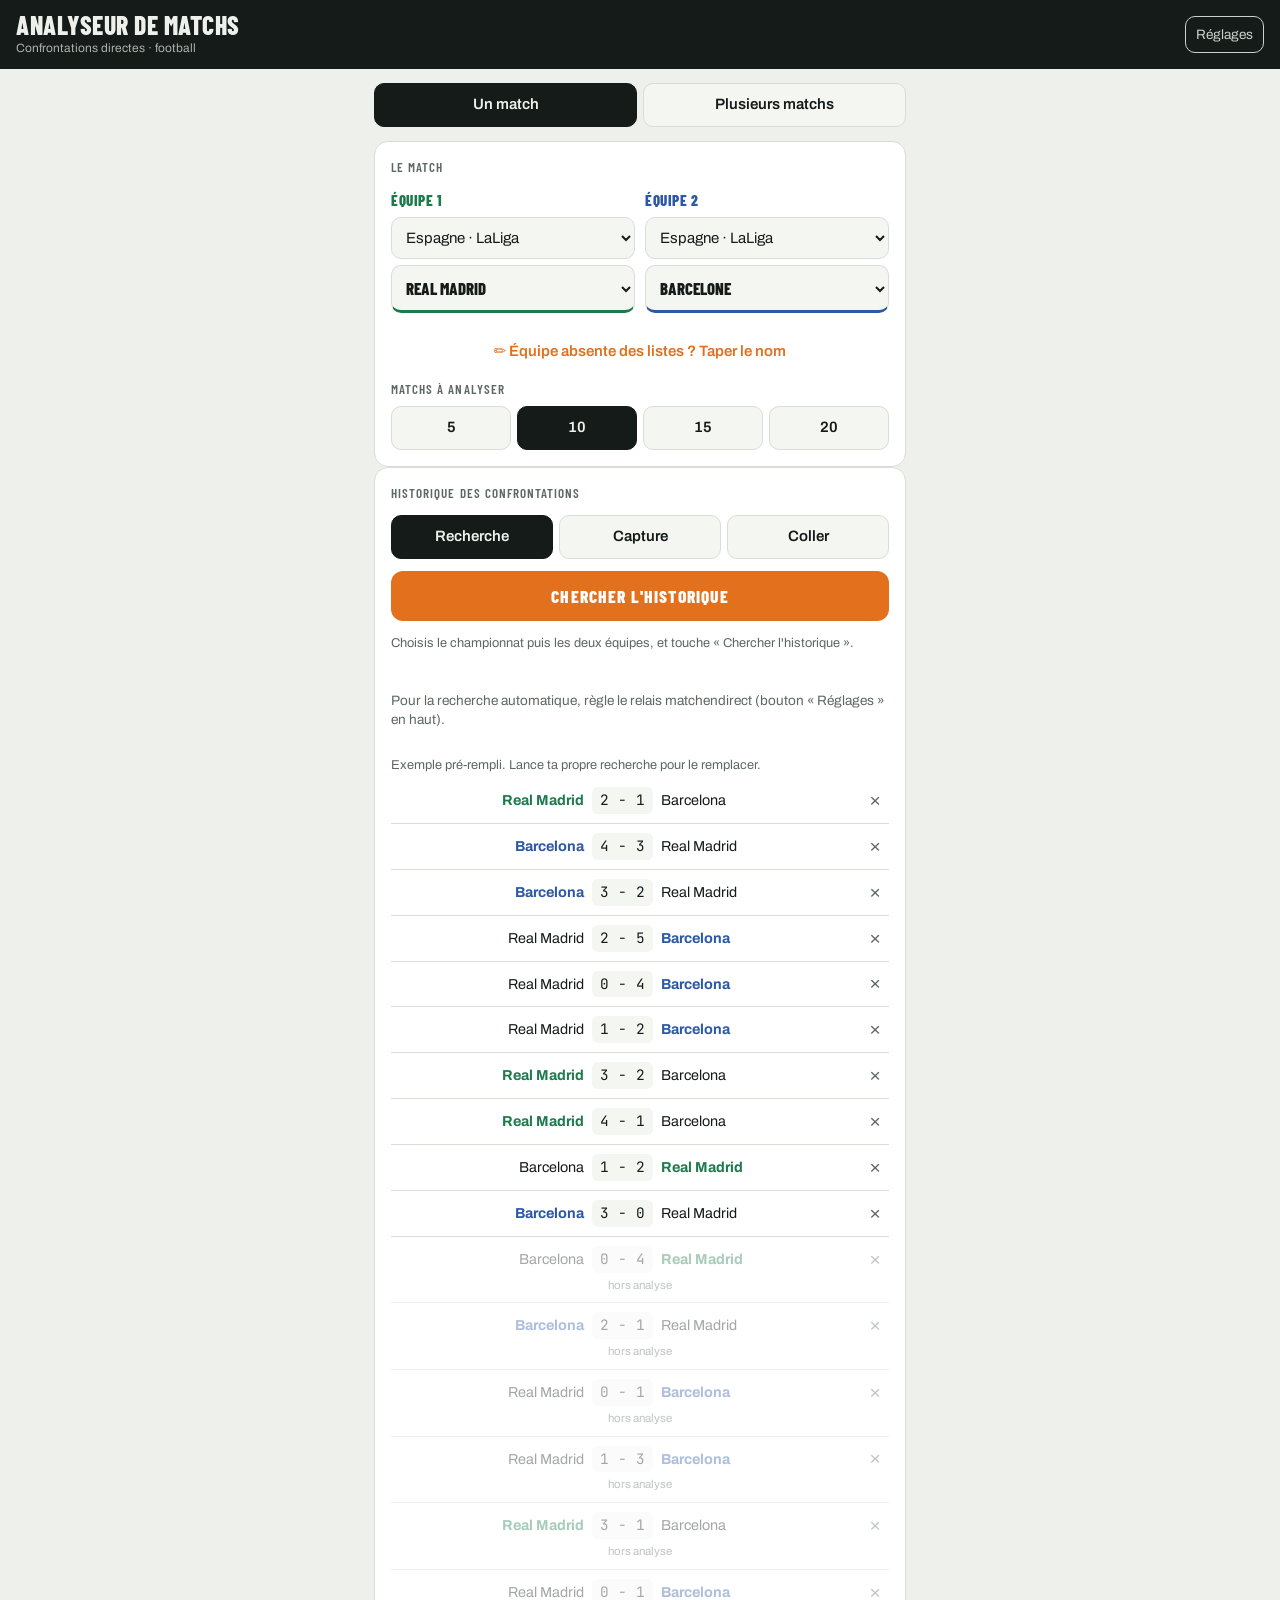
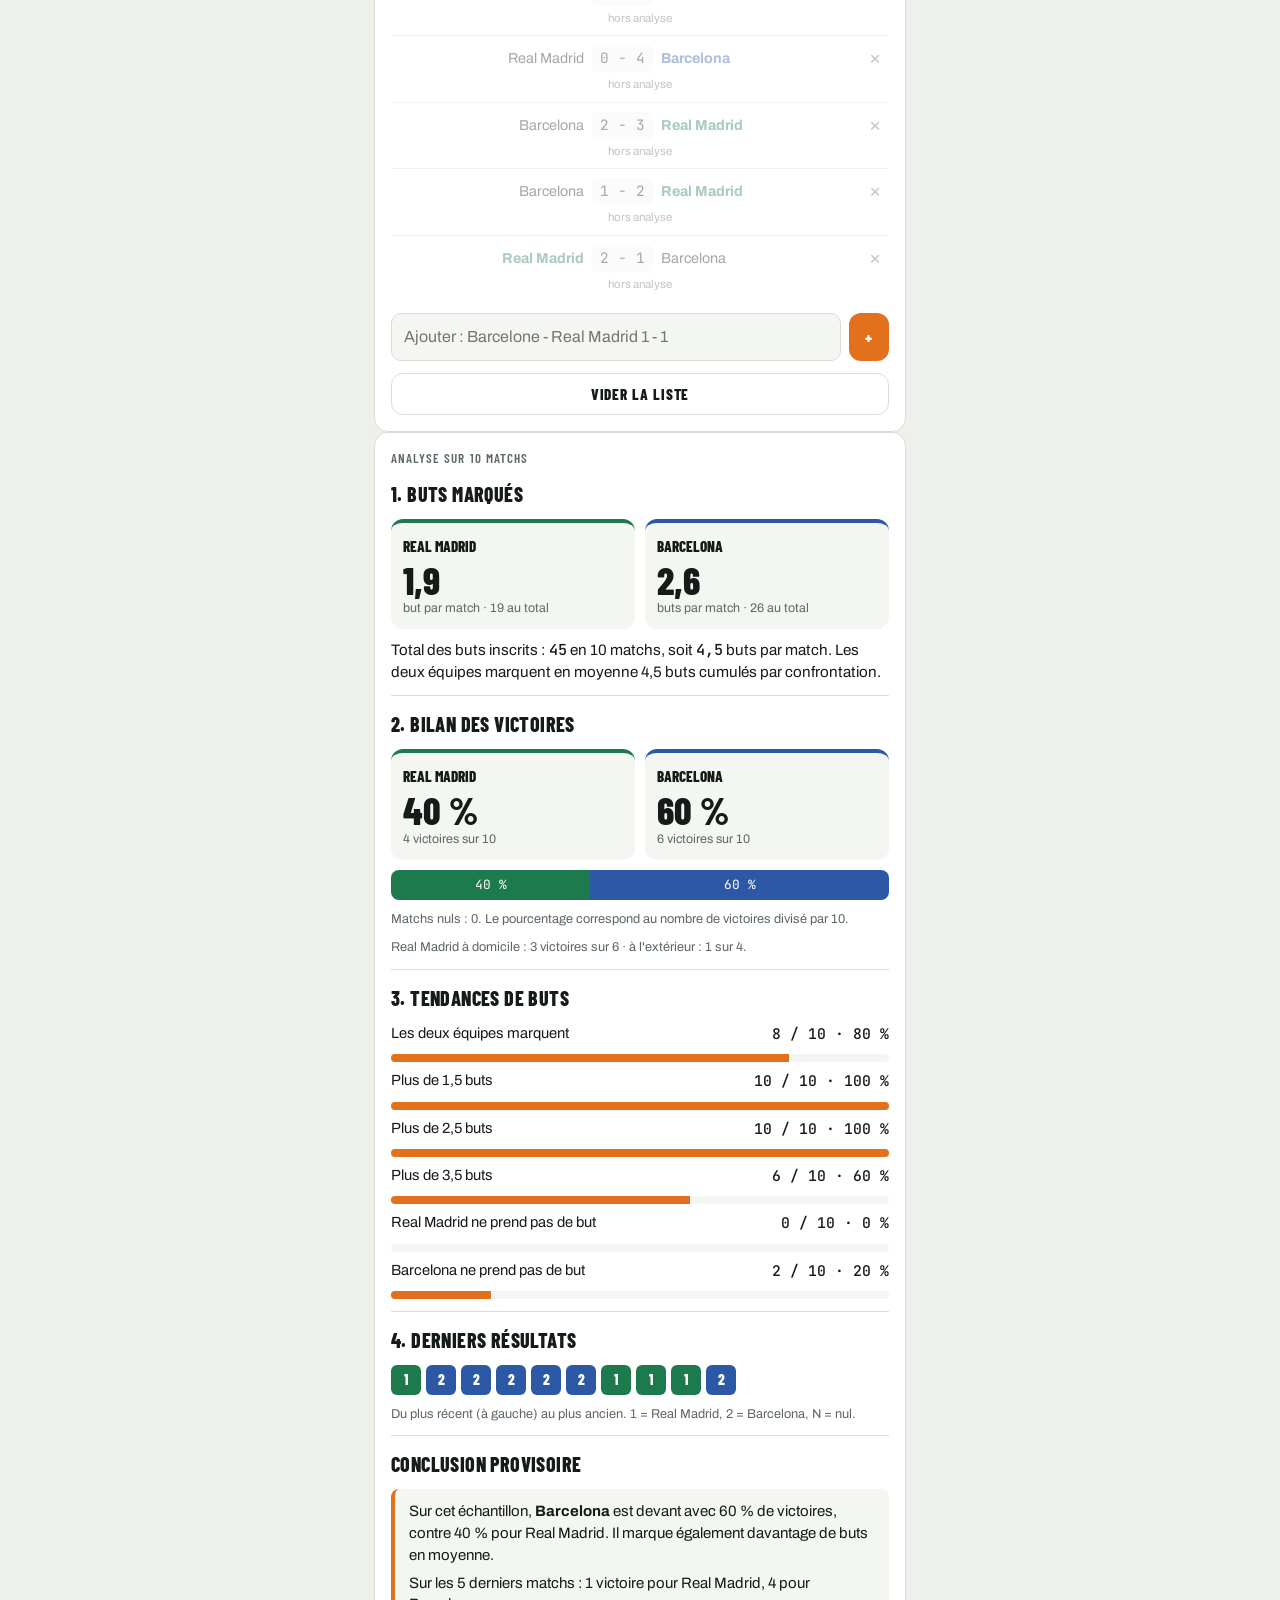
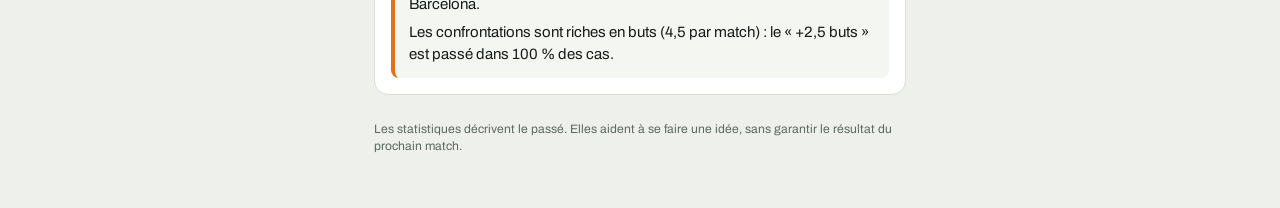
<file: index.html>
<!doctype html>
<html lang="fr">
<head>
<meta charset="utf-8">
<meta name="viewport" content="width=device-width,initial-scale=1,viewport-fit=cover">
<title>Analyseur de Matchs</title>
<meta name="theme-color" content="#101513">
<link rel="manifest" href="manifest.webmanifest">
<link rel="icon" href="icons/icon-192.png">
<link rel="apple-touch-icon" href="icons/apple-touch-icon.png">
<link rel="stylesheet" href="https://fonts.googleapis.com/css2?family=Barlow+Condensed:wght@600;800&family=Archivo:wght@400;500;600&family=JetBrains+Mono:wght@500&display=swap">
<link rel="stylesheet" href="styles.css">
</head>
<body>
<header class="appbar">
  <div><h1>Analyseur de matchs</h1><small>Confrontations directes · football</small></div>
  <button class="gear" id="openKey" type="button">Réglages</button>
</header>

<main>
  <section class="card" id="keyCard" hidden>
    <span class="tag">Réglages</span>
    <div class="keybox">
      <label>Adresse du relais matchendirect<input id="relay" autocomplete="off" spellcheck="false" inputmode="url" placeholder="https://analyseur.ton-nom.workers.dev"></label>
      <p class="hint">Avec le relais, la recherche prend tout sur matchendirect.fr, y compris les matchs les plus récents. <a href="relais/" target="_blank" rel="noopener">Comment installer le relais</a></p>
      <label>Clé API-Football (facultatif, sert si le relais n'est pas réglé)<input id="key" autocomplete="off" spellcheck="false" placeholder="Colle ta clé ici"></label>
      <div class="row2">
        <button class="btn" id="saveKey" type="button">Enregistrer</button>
        <button class="btn ghost" id="closeKey" type="button">Fermer</button>
      </div>
      <p class="hint" id="quota"></p>
    </div>
  </section>

  <div class="tabs mode" role="tablist" id="mode">
    <button type="button" role="tab" data-mode="single" aria-selected="true">Un match</button>
    <button type="button" role="tab" data-mode="multi" aria-selected="false">Plusieurs matchs</button>
  </div>

  <div id="single">
  <section class="card">
    <span class="tag">Le match</span>
    <div class="picks">
      <div class="pick-team">
        <span class="lab c1">Équipe 1</span>
        <select class="pick" id="l1" aria-label="Championnat de l'équipe 1"></select>
        <select class="pick big" id="s1" aria-label="Équipe 1"></select>
      </div>
      <div class="pick-team">
        <span class="lab c2">Équipe 2</span>
        <select class="pick" id="l2" aria-label="Championnat de l'équipe 2"></select>
        <select class="pick big" id="s2" aria-label="Équipe 2"></select>
      </div>
    </div>
    <div class="vs" id="typed" hidden>
      <label>Équipe 1<input class="team" id="t1" value="Real Madrid" autocomplete="off"></label>
      <span class="x">VS</span>
      <label>Équipe 2<input class="team" id="t2" value="Barcelona" autocomplete="off"></label>
    </div>
    <div class="row2">
      <select class="pick" id="p1" hidden aria-label="Choix de l'équipe 1"></select>
      <select class="pick" id="p2" hidden aria-label="Choix de l'équipe 2"></select>
    </div>
    <button class="link" id="toggleTyped" type="button">✏️ Équipe absente des listes ? Taper le nom</button>
    <label hidden id="compLab">Championnat ou compétition (facultatif)<input id="comp" placeholder="Ex. : La Liga, Ligue 1, Champions League" autocomplete="off"></label>
    <div>
      <span class="tag">Matchs à analyser</span>
      <div class="seg" id="seg" style="margin-top:6px">
        <button type="button" data-n="5">5</button><button type="button" data-n="10" aria-pressed="true">10</button>
        <button type="button" data-n="15">15</button><button type="button" data-n="20">20</button>
      </div>
    </div>
  </section>

  <section class="card">
    <span class="tag">Historique des confrontations</span>
    <div class="tabs" role="tablist">
      <button type="button" role="tab" data-tab="auto" aria-selected="true">Recherche</button>
      <button type="button" role="tab" data-tab="photo">Capture</button>
      <button type="button" role="tab" data-tab="paste">Coller</button>
    </div>

    <div data-panel="auto">
      <button class="btn" id="search">Chercher l'historique</button>
      <p class="hint" id="searchHint">Choisis le championnat puis les deux équipes, et touche « Chercher l'historique ».</p>
    </div>
    <div data-panel="photo" hidden>
      <label class="drop" for="shot">Touche ici pour choisir une capture d'écran des résultats (matchendirect, Flashscore…)<input type="file" id="shot" accept="image/*"></label>
      <p class="hint">Le téléphone lit les scores sur l'image. Vérifie la liste ensuite : la lecture peut se tromper sur un chiffre.</p>
    </div>
    <div data-panel="paste" hidden>
      <button class="btn ghost" id="findSite" type="button">1. Trouver la page sur matchendirect</button>
      <p class="hint">Ouvre la page « statistique » des deux équipes. Dans le menu ⋮ de Chrome, choisis « Sélectionner tout » (ou appui long sur le texte puis « Tout sélectionner »), puis « Copier ».</p>
      <textarea id="paste" placeholder="2. Colle ici la page copiée, ou une ligne par match :&#10;Real Madrid - Barcelone 2 - 1&#10;Barcelone - Real Madrid 4 - 3"></textarea>
      <div class="row2">
        <button class="btn" id="parse" type="button">Remplacer la liste</button>
        <button class="btn ghost" id="merge" type="button">Ajouter à la liste</button>
      </div>
      <p class="hint">Les matchs à venir (sans score) et le reste de la page sont ignorés. Les matchs sont triés par date.</p>
    </div>
    <p class="status" id="status" aria-live="polite"></p>

    <div class="matches" id="list"></div>
    <div class="addrow">
      <input id="one" placeholder="Ajouter : Barcelone - Real Madrid 1 - 1" autocomplete="off">
      <button class="btn" id="addOne" type="button" aria-label="Ajouter le match">+</button>
    </div>
    <button class="btn ghost" id="clear" type="button">Vider la liste</button>
  </section>

  <section class="card" id="out"></section>
  </div>

  <div id="multi" hidden>
  <section class="card">
    <span class="tag">Tes matchs</span>
    <div class="picks">
      <div class="pick-team">
        <span class="lab c1">Équipe 1</span>
        <select class="pick" id="bl1" aria-label="Championnat de l'équipe 1"></select>
        <select class="pick big" id="bs1" aria-label="Équipe 1"></select>
      </div>
      <div class="pick-team">
        <span class="lab c2">Équipe 2</span>
        <select class="pick" id="bl2" aria-label="Championnat de l'équipe 2"></select>
        <select class="pick big" id="bs2" aria-label="Équipe 2"></select>
      </div>
    </div>
    <button class="btn ghost" id="addPick" type="button">+ Ajouter ce match à la liste</button>
    <label class="drop" for="bshot">📷 Photo ou capture de ta liste de matchs (coupon, programme…)<input type="file" id="bshot" accept="image/*" multiple></label>
    <textarea id="batch" placeholder="Ou écris un match par ligne :&#10;Real Madrid - Barcelona&#10;PSG - Marseille&#10;Arsenal vs Chelsea"></textarea>
    <div>
      <span class="tag">Confrontations à analyser par match</span>
      <div class="seg" id="segB" style="margin-top:6px">
        <button type="button" data-n="5">5</button><button type="button" data-n="10">10</button>
        <button type="button" data-n="15">15</button><button type="button" data-n="20">20</button>
      </div>
    </div>
    <button class="btn" id="runBatch">Analyser tous les matchs</button>
    <button class="btn ghost" id="stopBatch" type="button" hidden>Arrêter</button>
    <p class="status" id="bstatus" aria-live="polite"></p>
    <p class="hint">Les résultats viennent de matchendirect (avec le relais) ou d'API-Football. Choisis les équipes dans les listes, ou écris-les une par ligne.</p>
  </section>
  <section class="card" id="bout"></section>
  </div>
  <p class="note">Les statistiques décrivent le passé. Elles aident à se faire une idée, sans garantir le résultat du prochain match.</p>
</main>

<script src="teams.js"></script>
<script src="app.js"></script>
</body>
</html>
</file>
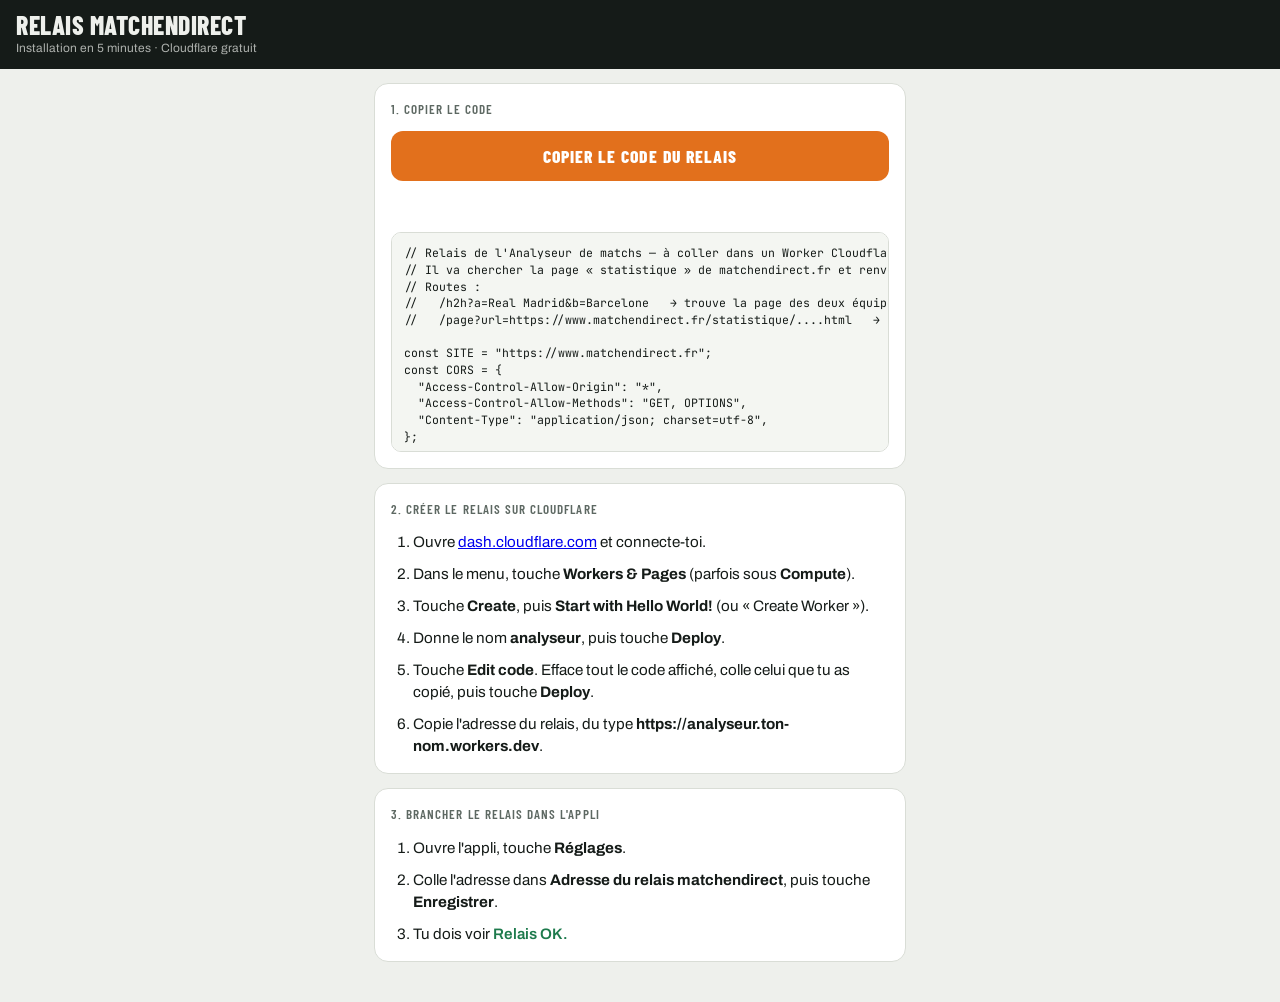
<file: relais/index.html>
<!doctype html>
<html lang="fr">
<head>
<meta charset="utf-8">
<meta name="viewport" content="width=device-width,initial-scale=1,viewport-fit=cover">
<title>Relais matchendirect</title>
<link rel="stylesheet" href="https://fonts.googleapis.com/css2?family=Barlow+Condensed:wght@600;800&family=Archivo:wght@400;500;600&family=JetBrains+Mono:wght@500&display=swap">
<link rel="stylesheet" href="../styles.css">
<style>
ol.steps{margin:0;padding-left:22px;display:flex;flex-direction:column;gap:10px;font-size:.95rem}
pre{background:var(--chip);border:1px solid var(--line);border-radius:10px;padding:12px;font-family:var(--mono);font-size:.72rem;max-height:220px;overflow:auto;white-space:pre;margin:0}
.ok{color:var(--t1);font-weight:600}
</style>
</head>
<body>
<header class="appbar"><div><h1>Relais matchendirect</h1><small>Installation en 5 minutes · Cloudflare gratuit</small></div></header>
<main>
  <section class="card">
    <span class="tag">1. Copier le code</span>
    <button class="btn" id="copy" type="button">Copier le code du relais</button>
    <p class="status" id="msg" aria-live="polite"></p>
    <pre id="code">Chargement…</pre>
  </section>
  <section class="card">
    <span class="tag">2. Créer le relais sur Cloudflare</span>
    <ol class="steps">
      <li>Ouvre <a href="https://dash.cloudflare.com" target="_blank" rel="noopener">dash.cloudflare.com</a> et connecte-toi.</li>
      <li>Dans le menu, touche <b>Workers &amp; Pages</b> (parfois sous <b>Compute</b>).</li>
      <li>Touche <b>Create</b>, puis <b>Start with Hello World!</b> (ou « Create Worker »).</li>
      <li>Donne le nom <b>analyseur</b>, puis touche <b>Deploy</b>.</li>
      <li>Touche <b>Edit code</b>. Efface tout le code affiché, colle celui que tu as copié, puis touche <b>Deploy</b>.</li>
      <li>Copie l'adresse du relais, du type <b>https://analyseur.ton-nom.workers.dev</b>.</li>
    </ol>
  </section>
  <section class="card">
    <span class="tag">3. Brancher le relais dans l'appli</span>
    <ol class="steps">
      <li>Ouvre l'appli, touche <b>Réglages</b>.</li>
      <li>Colle l'adresse dans <b>Adresse du relais matchendirect</b>, puis touche <b>Enregistrer</b>.</li>
      <li>Tu dois voir <span class="ok">Relais OK.</span></li>
    </ol>
  </section>
</main>
<script>
const code = document.getElementById("code"), msg = document.getElementById("msg");
fetch("worker.js").then(r => r.text()).then(t => { code.textContent = t; }).catch(() => { code.textContent = "Impossible de charger le code. Vérifie ta connexion."; });
document.getElementById("copy").onclick = async () => {
  try { await navigator.clipboard.writeText(code.textContent); msg.textContent = "Code copié. Passe à l'étape 2."; }
  catch (e) {
    const r = document.createRange(); r.selectNodeContents(code); const s = getSelection(); s.removeAllRanges(); s.addRange(r);
    msg.textContent = "Le code est sélectionné : touche « Copier » dans le menu qui apparaît.";
  }
};
</script>
</body>
</html>
</file>
<file: styles.css>
/* Layout : appli mobile en une colonne — barre d'en-tête fixe, saisie, historique, puis fiche d'analyse */
:root{
  --bg:#eef0ec; --surface:#ffffff; --ink:#151b18; --muted:#5d6862; --line:#d9ddd6; --chip:#f4f6f2;
  --accent:#e2701c; --t1:#1d7a4c; --t2:#2c58a6; --draw:#8b8d82; --bad:#b23a2a;
  --display:"Barlow Condensed","Arial Narrow",sans-serif;
  --body:"Archivo",system-ui,sans-serif;
  --mono:"JetBrains Mono",ui-monospace,monospace;
}
@media (prefers-color-scheme: dark){:root:not([data-theme="light"]){
  --bg:#101513; --surface:#19201c; --ink:#e8ece9; --muted:#97a39c; --line:#2a332e; --chip:#212a25;
  --accent:#f08a3c; --t1:#4cb47f; --t2:#6e95e2; --draw:#a0a196; --bad:#e2715f; color-scheme:dark}}
:root[data-theme="dark"]{
  --bg:#101513; --surface:#19201c; --ink:#e8ece9; --muted:#97a39c; --line:#2a332e; --chip:#212a25;
  --accent:#f08a3c; --t1:#4cb47f; --t2:#6e95e2; --draw:#a0a196; --bad:#e2715f; color-scheme:dark}
*{box-sizing:border-box}
body{background:var(--bg);color:var(--ink);font-family:var(--body);font-size:15px;line-height:1.45;-webkit-tap-highlight-color:transparent}
body::before{content:"";position:fixed;inset:0 0 auto;height:env(safe-area-inset-top,0px);z-index:10;background:var(--ink)}
html{padding-top:0}
body{margin:0}
[hidden]{display:none!important}
.appbar{position:sticky;top:env(safe-area-inset-top,0px);z-index:5;background:var(--ink);color:var(--bg);
  padding-left:max(16px,env(safe-area-inset-left,0px));padding-right:max(16px,env(safe-area-inset-right,0px));padding-block:12px}
.appbar h1{margin:0;font-family:var(--display);font-weight:800;font-size:1.6rem;text-transform:uppercase;letter-spacing:.02em;line-height:1}
.appbar small{display:block;font-size:.75rem;opacity:.7;margin-top:2px}
main{max-width:560px;margin:0 auto;display:flex;flex-direction:column;gap:14px;
  padding-left:max(14px,env(safe-area-inset-left,0px));padding-right:max(14px,env(safe-area-inset-right,0px));padding-block:14px 40px}
.card{background:var(--surface);border:1px solid var(--line);border-radius:14px;padding:16px;display:flex;flex-direction:column;gap:12px;min-width:0}
.tag{font-family:var(--display);font-weight:600;letter-spacing:.08em;text-transform:uppercase;font-size:.82rem;color:var(--muted)}
.vs{display:grid;grid-template-columns:1fr auto 1fr;gap:8px;align-items:end}
.vs .x{font-family:var(--display);font-weight:800;color:var(--muted);padding-bottom:12px}
label{display:flex;flex-direction:column;gap:4px;font-size:.78rem;color:var(--muted);font-weight:500;min-width:0}
input,textarea{font:inherit;font-size:16px;color:var(--ink);background:var(--chip);border:1px solid var(--line);border-radius:10px;padding:11px 12px;width:100%;min-width:0}
textarea{min-height:110px;resize:vertical;font-size:14px}
input.team{font-family:var(--display);font-weight:800;font-size:1.05rem;padding-inline:10px;text-transform:uppercase}
#t1{border-bottom:3px solid var(--t1)} #t2{border-bottom:3px solid var(--t2)}
input:focus,textarea:focus,button:focus-visible{outline:2px solid var(--accent);outline-offset:1px}
.seg{display:grid;grid-template-columns:repeat(4,1fr);gap:6px}
.seg button,.tabs button{font:inherit;font-weight:600;border:1px solid var(--line);background:var(--chip);color:var(--ink);border-radius:10px;padding:10px 4px;cursor:pointer}
.seg button[aria-pressed="true"],.tabs button[aria-selected="true"]{background:var(--ink);color:var(--bg);border-color:var(--ink)}
.tabs{display:grid;grid-template-columns:repeat(3,1fr);gap:6px}
.btn{font-family:var(--display);font-weight:800;text-transform:uppercase;letter-spacing:.06em;font-size:1.1rem;background:var(--accent);color:#fff;border:0;border-radius:12px;padding:14px;cursor:pointer;width:100%}
.btn.ghost{background:transparent;color:var(--ink);border:1px solid var(--line);font-size:.95rem;padding:11px}
.btn:disabled{opacity:.55}
.status{font-size:.85rem;color:var(--muted)} .status.err{color:var(--bad)}
.hint{font-size:.8rem;color:var(--muted)}
.drop{border:2px dashed var(--line);border-radius:12px;padding:18px;text-align:center;color:var(--muted);cursor:pointer;display:block}
.drop input{display:none}
/* liste des matchs */
.matches{display:flex;flex-direction:column}
.m{display:grid;grid-template-columns:1fr auto 1fr 28px;gap:8px;align-items:center;padding:9px 0;border-bottom:1px solid var(--line);font-size:.9rem}
.m:last-child{border-bottom:0}
.m .h{text-align:right;overflow-wrap:anywhere} .m .a{overflow-wrap:anywhere}
.m .s{font-family:var(--mono);background:var(--chip);border-radius:6px;padding:3px 8px;white-space:nowrap;font-variant-numeric:tabular-nums}
.m .d{grid-column:1/-1;font-size:.72rem;color:var(--muted);text-align:center;margin-top:-4px}
.m.off{opacity:.38}
.m b.w1{color:var(--t1)} .m b.w2{color:var(--t2)}
.del{border:0;background:none;color:var(--muted);font-size:1.2rem;cursor:pointer;padding:0;line-height:1}
.addrow{display:grid;grid-template-columns:1fr auto;gap:8px}
.addrow .btn{width:auto;padding:0 16px;font-size:1rem}
/* analyse */
.sec{display:flex;flex-direction:column;gap:10px;padding-top:14px;border-top:1px solid var(--line)}
.sec:first-of-type{border-top:0;padding-top:0}
.sec h3{margin:0;font-family:var(--display);font-weight:800;font-size:1.25rem;text-transform:uppercase;letter-spacing:.02em}
.duo{display:grid;grid-template-columns:1fr 1fr;gap:10px}
.stat{background:var(--chip);border-radius:12px;padding:12px;min-width:0;border-top:4px solid var(--t1)}
.stat.b{border-top-color:var(--t2)}
.stat .n{font-family:var(--display);font-weight:800;font-size:.95rem;text-transform:uppercase;overflow-wrap:anywhere}
.stat .v{font-family:var(--display);font-weight:800;font-size:2.4rem;line-height:1;margin-top:4px}
.stat .u{font-size:.78rem;color:var(--muted)}
.big{font-size:.95rem} .big b{font-family:var(--mono);font-weight:500}
.bar{display:flex;height:30px;border-radius:8px;overflow:hidden;font-family:var(--mono);font-size:.8rem;color:#fff}
.bar div{display:flex;align-items:center;justify-content:center;min-width:0}
.rows{display:flex;flex-direction:column;gap:8px}
.r{display:grid;grid-template-columns:1fr auto;gap:10px;align-items:center;font-size:.92rem}
.r .t{height:8px;border-radius:4px;background:var(--chip);grid-column:1/-1;overflow:hidden}
.r .t i{display:block;height:100%;background:var(--accent)}
.r b{font-family:var(--mono);font-weight:500;font-variant-numeric:tabular-nums}
.form{display:flex;gap:5px;flex-wrap:wrap}
.form span{width:30px;height:30px;border-radius:6px;display:grid;place-items:center;font-family:var(--display);font-weight:800;color:#fff}
.conclusion{background:var(--chip);border-left:4px solid var(--accent);border-radius:8px;padding:12px 14px}
.conclusion p{margin:0 0 6px} .conclusion p:last-child{margin:0}
.note{font-size:.76rem;color:var(--muted)}
.empty{color:var(--muted);text-align:center;padding:16px 0}

.appbar{display:flex;align-items:center;justify-content:space-between;gap:12px}
.gear{white-space:nowrap;background:none;border:1px solid currentColor;opacity:.85;color:inherit;border-radius:10px;padding:8px 10px;font:inherit;font-size:.85rem;cursor:pointer}
.pick{font:inherit;font-size:14px;color:var(--ink);background:var(--chip);border:1px solid var(--line);border-radius:10px;padding:8px 10px;width:100%;min-width:0}
.found{font-size:.78rem;color:var(--muted);min-height:1em}
.keybox{display:flex;flex-direction:column;gap:10px}
.keybox ol{margin:0;padding-left:20px;display:flex;flex-direction:column;gap:4px;font-size:.88rem}
.keybox a{color:var(--accent)}
.row2{display:grid;grid-template-columns:1fr 1fr;gap:8px}

.mode{grid-template-columns:1fr 1fr}
.bm{display:flex;flex-direction:column;gap:8px;padding:12px 0;border-bottom:1px solid var(--line)}
.bm:last-child{border-bottom:0}
.bm-top{display:grid;grid-template-columns:1fr auto;gap:8px;align-items:start}
.bm-teams{font-family:var(--display);font-weight:800;font-size:1.1rem;text-transform:uppercase;line-height:1.15;overflow-wrap:anywhere}
.bm-teams .c1{color:var(--t1)} .bm-teams .c2{color:var(--t2)}
.pill{font-family:var(--display);font-weight:600;font-size:.78rem;letter-spacing:.05em;text-transform:uppercase;padding:3px 8px;border-radius:6px;white-space:nowrap;border:1px solid var(--line);background:var(--chip)}
.pill.p1{background:var(--t1);color:#fff;border-color:transparent} .pill.p2{background:var(--t2);color:#fff;border-color:transparent}
.pill.err{color:var(--bad)}
.kpis{display:grid;grid-template-columns:repeat(4,1fr);gap:6px}
.kpi{background:var(--chip);border-radius:8px;padding:6px;text-align:center;min-width:0}
.kpi b{display:block;font-family:var(--mono);font-weight:500;font-size:.9rem}
.kpi span{font-size:.68rem;color:var(--muted)}
.bm-foot{display:flex;justify-content:space-between;align-items:center;gap:8px;font-size:.78rem;color:var(--muted)}
.link{background:none;border:0;color:var(--accent);font:inherit;font-weight:600;cursor:pointer;padding:4px 0}
.bm.wait{opacity:.6}

.picks{display:grid;grid-template-columns:1fr 1fr;gap:10px}
.pick-team{display:flex;flex-direction:column;gap:6px;min-width:0}
.pick-team .lab{font-family:var(--display);font-weight:800;text-transform:uppercase;letter-spacing:.04em;font-size:.95rem}
.lab.c1{color:var(--t1)} .lab.c2{color:var(--t2)}
select.pick{font-size:15px;padding:11px 10px}
select.pick.big{font-family:var(--display);font-weight:800;font-size:1.05rem;text-transform:uppercase}
#s1,#bs1{border-bottom:3px solid var(--t1)} #s2,#bs2{border-bottom:3px solid var(--t2)}

.combo{margin-top:6px;border:2px solid var(--accent);border-radius:12px;padding:14px;display:flex;flex-direction:column;gap:10px}
.combo-head{display:flex;justify-content:space-between;align-items:center;gap:10px;flex-wrap:wrap}
.combo h3{margin:0;font-family:var(--display);font-weight:800;font-size:1.3rem;text-transform:uppercase;color:var(--accent)}
.tabs.mini{grid-template-columns:1fr 1fr;gap:4px}
.tabs.mini button{padding:6px 10px;font-size:.8rem}
.combo-row{display:grid;grid-template-columns:1fr auto;gap:10px;align-items:center;padding:8px 0;border-bottom:1px solid var(--line)}
.combo-m{font-size:.8rem;color:var(--muted);overflow-wrap:anywhere}
.combo-p{font-weight:600;overflow-wrap:anywhere}
.combo-row b,.combo-sum b{font-family:var(--mono);font-weight:500}
.combo-sum{display:flex;justify-content:space-between;gap:10px;font-size:.9rem}
.combo-sum b{font-size:1.05rem;color:var(--accent)}
</file>
